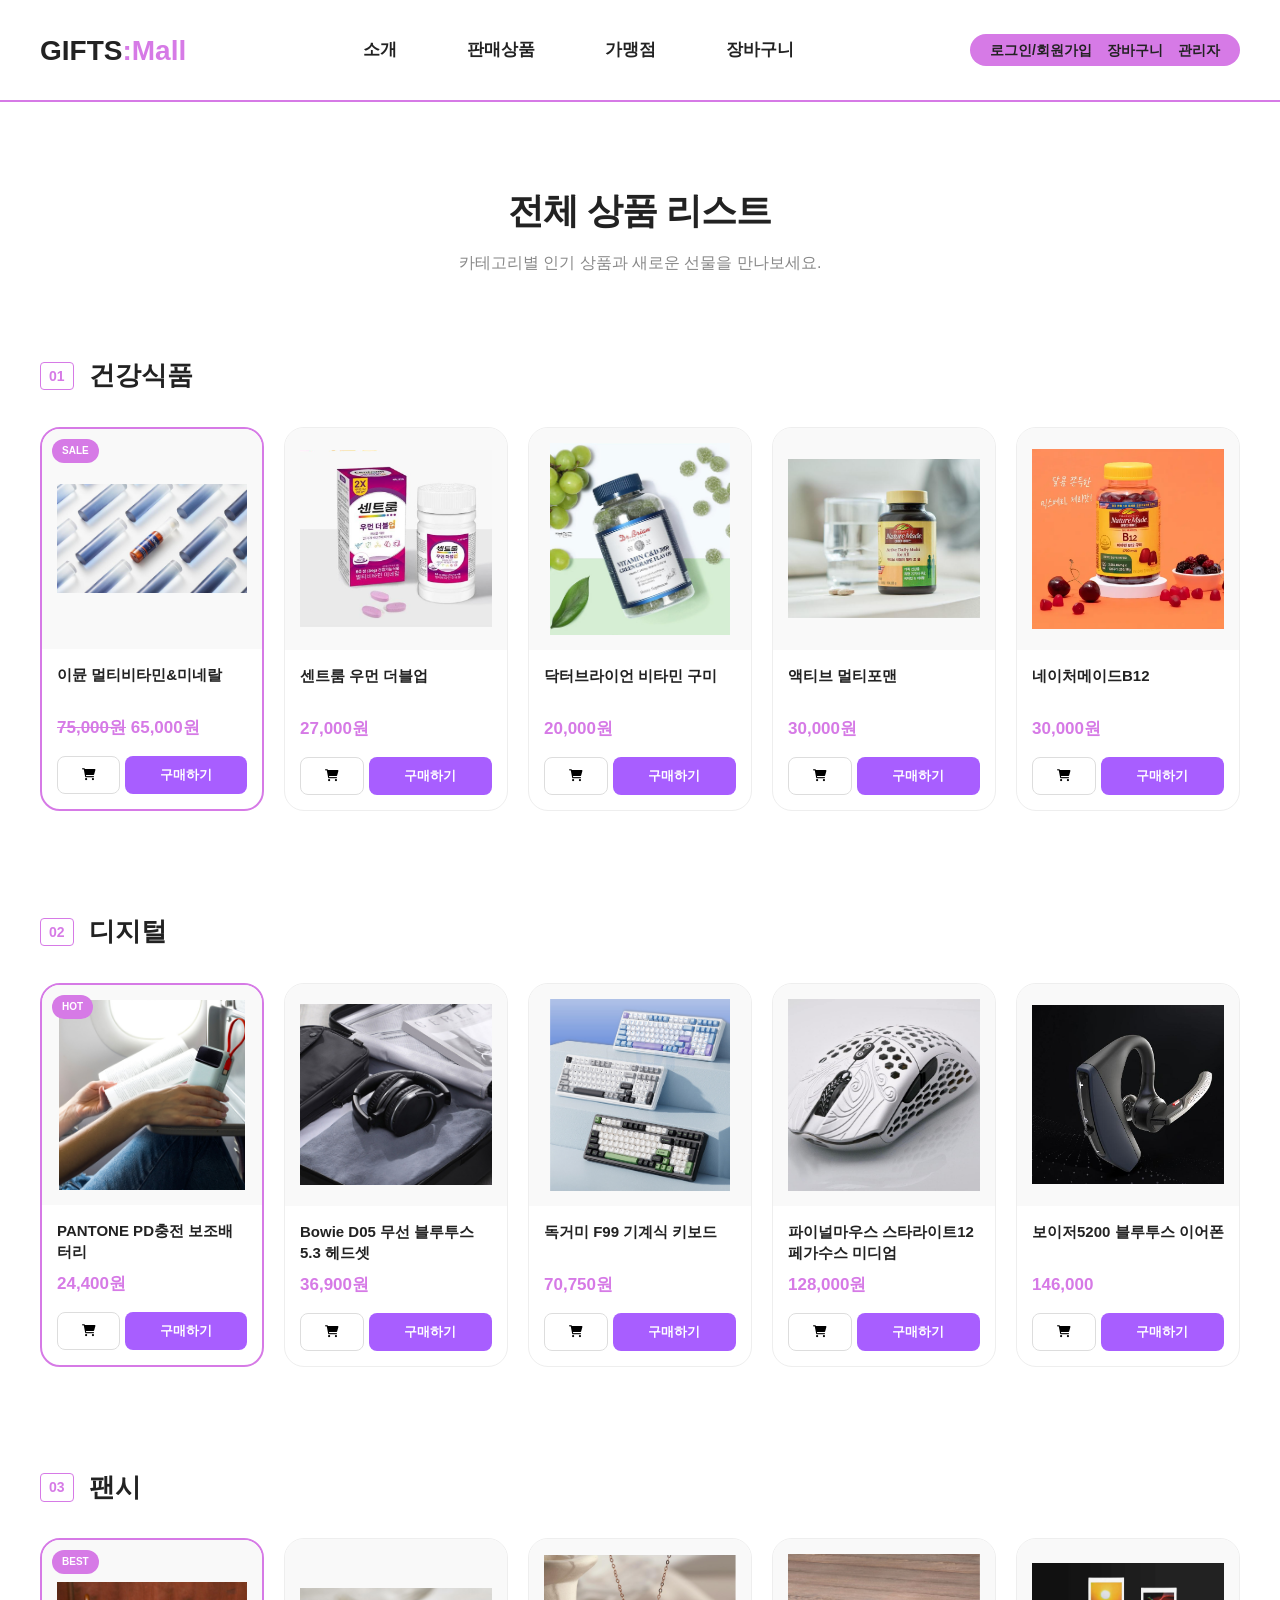
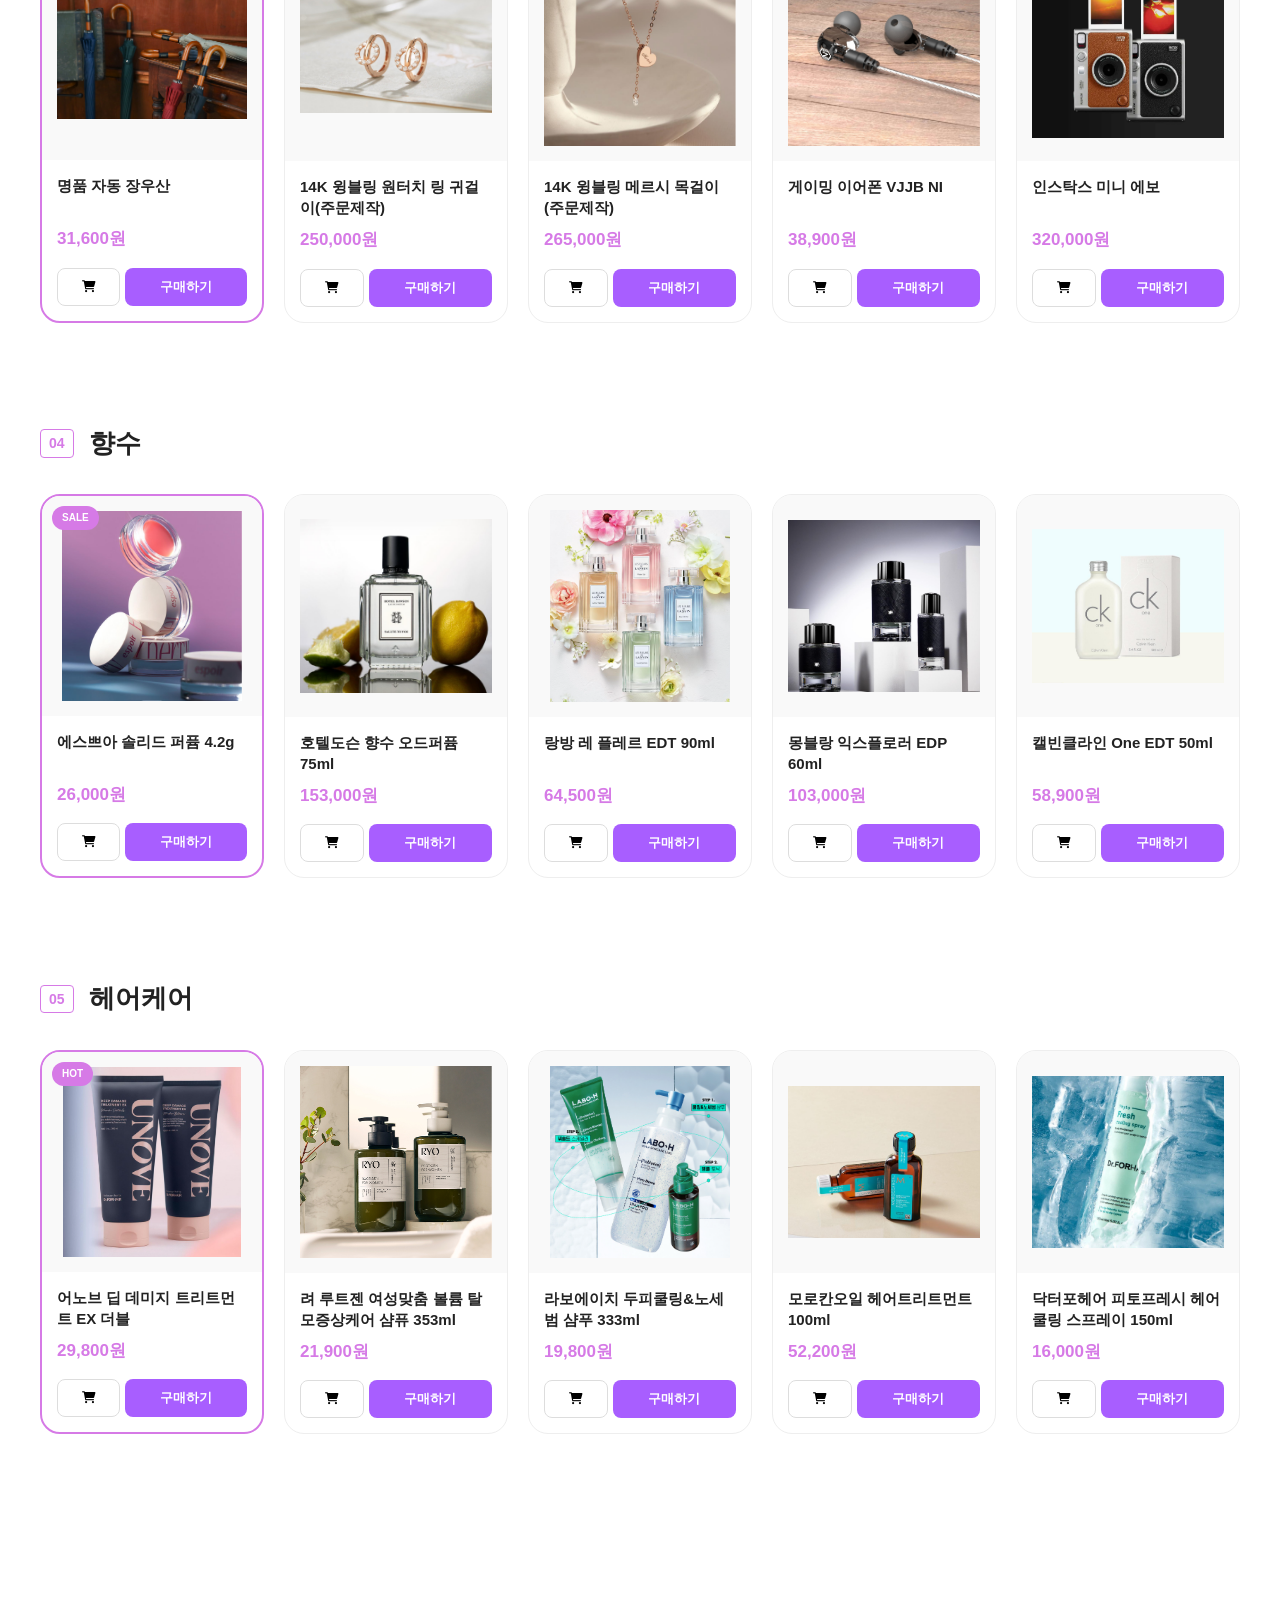
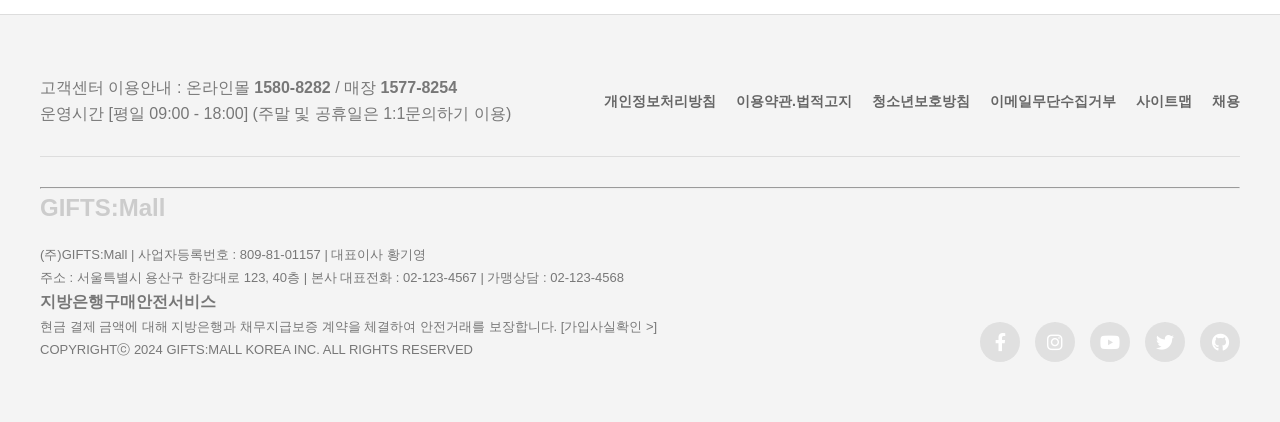
<file: sub2.html>
<!doctype html>
<html lang="ko">
  <head>
    <meta charset="UTF-8" />
    <meta name="viewport" content="width=device-width, initial-scale=1.0" />
    <title>전체상품 - GIFTS:Mall</title>
    <link rel="stylesheet" href="sub2.css" />
    <link
      rel="stylesheet"
      href="https://cdnjs.cloudflare.com/ajax/libs/font-awesome/6.0.0/css/all.min.css"
    />
  </head>
  <body>
    <div class="loading"><div class="ring"></div></div>

    <header class="site-header">
      <div class="header-inner container">
        <h1 class="logo">
          <a href="index.html">GIFTS<span>:Mall</span></a>
        </h1>
        <nav class="main-menu">
          <ul class="gnb">
            <li><a href="sub1.html">소개</a></li>
            <li>
              <a href="sub2.html">판매상품</a>
              <ul class="sub">
                <li><a href="sub2.html">전체상품</a></li>
                <li><a href="#">인기상품</a></li>
              </ul>
            </li>
            <li><a href="#">가맹점</a></li>
            <li><a href="#">장바구니</a></li>
          </ul>
          <div class="mega-bg"></div>
        </nav>
        <div class="util-menu">
          <a href="#">로그인/회원가입</a>
          <a href="#">장바구니</a>
          <a href="#">관리자</a>
        </div>
      </div>
    </header>

    <main class="all-products container">
      <section class="page-header">
        <h2>전체 상품 리스트</h2>
        <p>카테고리별 인기 상품과 새로운 선물을 만나보세요.</p>
      </section>

      <section class="category-group">
        <h3 class="category-title"><span>01</span> 건강식품</h3>
        <div class="product-page-grid">
          <div class="product-card popular">
            <div class="badge-popular">SALE</div>
            <div class="p-img">
              <img src="images/건강식품/1.PNG" alt="이뮨" />
            </div>
            <div class="p-info">
              <h4>이뮨 멀티비타민&미네랄</h4>
              <p class="price"><del>75,000원</del> 65,000원</p>
              <div class="btn-group">
                <button class="btn-cart">
                  <i class="fas fa-shopping-cart"></i>
                </button>
                <button class="btn-buy">구매하기</button>
              </div>
            </div>
          </div>
          <div class="product-card">
            <div class="p-img">
              <img src="images/건강식품/2.PNG" alt="센트룸" />
            </div>
            <div class="p-info">
              <h4>센트룸 우먼 더블업</h4>
              <p class="price">27,000원</p>
              <div class="btn-group">
                <button class="btn-cart">
                  <i class="fas fa-shopping-cart"></i>
                </button>
                <button class="btn-buy">구매하기</button>
              </div>
            </div>
          </div>
          <div class="product-card">
            <div class="p-img">
              <img src="images/건강식품/3.PNG" alt="닥터브라이언" />
            </div>
            <div class="p-info">
              <h4>닥터브라이언 비타민 구미</h4>
              <p class="price">20,000원</p>
              <div class="btn-group">
                <button class="btn-cart">
                  <i class="fas fa-shopping-cart"></i>
                </button>
                <button class="btn-buy">구매하기</button>
              </div>
            </div>
          </div>
          <div class="product-card">
            <div class="p-img">
              <img src="images/건강식품/4.PNG" alt="닥터브라이언" />
            </div>
            <div class="p-info">
              <h4>액티브 멀티포맨</h4>
              <p class="price">30,000원</p>
              <div class="btn-group">
                <button class="btn-cart">
                  <i class="fas fa-shopping-cart"></i>
                </button>
                <button class="btn-buy">구매하기</button>
              </div>
            </div>
          </div>
          <div class="product-card">
            <div class="p-img">
              <img src="images/건강식품/5.PNG" alt="닥터브라이언" />
            </div>
            <div class="p-info">
              <h4>네이처메이드B12</h4>
              <p class="price">30,000원</p>
              <div class="btn-group">
                <button class="btn-cart">
                  <i class="fas fa-shopping-cart"></i>
                </button>
                <button class="btn-buy">구매하기</button>
              </div>
            </div>
          </div>
        </div>
      </section>

      <section class="category-group">
        <h3 class="category-title"><span>02</span> 디지털</h3>
        <div class="product-page-grid">
          <div class="product-card popular">
            <div class="badge-popular">HOT</div>
            <div class="p-img">
              <img src="images/디지털/1.PNG" alt="보조배터리" />
            </div>
            <div class="p-info">
              <h4>PANTONE PD충전 보조배터리</h4>
              <p class="price">24,400원</p>
              <div class="btn-group">
                <button class="btn-cart">
                  <i class="fas fa-shopping-cart"></i>
                </button>
                <button class="btn-buy">구매하기</button>
              </div>
            </div>
          </div>
          <div class="product-card">
            <div class="p-img">
              <img src="images/디지털/2.PNG" alt="헤드셋" />
            </div>
            <div class="p-info">
              <h4>Bowie D05 무선 블루투스 5.3 헤드셋</h4>
              <p class="price">36,900원</p>
              <div class="btn-group">
                <button class="btn-cart">
                  <i class="fas fa-shopping-cart"></i>
                </button>
                <button class="btn-buy">구매하기</button>
              </div>
            </div>
          </div>
          <div class="product-card">
            <div class="p-img">
              <img src="images/디지털/3.PNG" alt="키보드" />
            </div>
            <div class="p-info">
              <h4>독거미 F99 기계식 키보드</h4>
              <p class="price">70,750원</p>
              <div class="btn-group">
                <button class="btn-cart">
                  <i class="fas fa-shopping-cart"></i>
                </button>
                <button class="btn-buy">구매하기</button>
              </div>
            </div>
          </div>
          <div class="product-card">
            <div class="p-img">
              <img src="images/디지털/4.jpg" alt="마우스" />
            </div>
            <div class="p-info">
              <h4>파이널마우스 스타라이트12 페가수스 미디엄</h4>
              <p class="price">128,000원</p>
              <div class="btn-group">
                <button class="btn-cart">
                  <i class="fas fa-shopping-cart"></i>
                </button>
                <button class="btn-buy">구매하기</button>
              </div>
            </div>
          </div>
          <div class="product-card">
            <div class="p-img">
              <img src="images/디지털/5.PNG" alt="보조배터리" />
            </div>
            <div class="p-info">
              <h4>보이저5200 블루투스 이어폰</h4>
              <p class="price">146,000</p>
              <div class="btn-group">
                <button class="btn-cart">
                  <i class="fas fa-shopping-cart"></i>
                </button>
                <button class="btn-buy">구매하기</button>
              </div>
            </div>
          </div>
        </div>
      </section>

      <section class="category-group">
        <h3 class="category-title"><span>03</span> 팬시</h3>
        <div class="product-page-grid">
          <div class="product-card popular">
            <div class="badge-popular">BEST</div>
            <div class="p-img"><img src="images/팬시/1.PNG" alt="우산" /></div>
            <div class="p-info">
              <h4>명품 자동 장우산</h4>
              <p class="price">31,600원</p>
              <div class="btn-group">
                <button class="btn-cart">
                  <i class="fas fa-shopping-cart"></i>
                </button>
                <button class="btn-buy">구매하기</button>
              </div>
            </div>
          </div>
          <div class="product-card">
            <div class="p-img">
              <img src="images/팬시/2.PNG" alt="귀걸이" />
            </div>
            <div class="p-info">
              <h4>14K 윙블링 원터치 링 귀걸이(주문제작)</h4>
              <p class="price">250,000원</p>
              <div class="btn-group">
                <button class="btn-cart">
                  <i class="fas fa-shopping-cart"></i>
                </button>
                <button class="btn-buy">구매하기</button>
              </div>
            </div>
          </div>
          <div class="product-card">
            <div class="p-img">
              <img src="images/팬시/3.PNG" alt="목걸이" />
            </div>
            <div class="p-info">
              <h4>14K 윙블링 메르시 목걸이(주문제작)</h4>
              <p class="price">265,000원</p>
              <div class="btn-group">
                <button class="btn-cart">
                  <i class="fas fa-shopping-cart"></i>
                </button>
                <button class="btn-buy">구매하기</button>
              </div>
            </div>
          </div>
          <div class="product-card">
            <div class="p-img">
              <img src="images/팬시/4.PNG" alt="이어폰" />
            </div>
            <div class="p-info">
              <h4>게이밍 이어폰 VJJB NI</h4>
              <p class="price">38,900원</p>
              <div class="btn-group">
                <button class="btn-cart">
                  <i class="fas fa-shopping-cart"></i>
                </button>
                <button class="btn-buy">구매하기</button>
              </div>
            </div>
          </div>
          <div class="product-card">
            <div class="p-img"><img src="images/팬시/5.PNG" alt="에보" /></div>
            <div class="p-info">
              <h4>인스탁스 미니 에보</h4>
              <p class="price">320,000원</p>
              <div class="btn-group">
                <button class="btn-cart">
                  <i class="fas fa-shopping-cart"></i>
                </button>
                <button class="btn-buy">구매하기</button>
              </div>
            </div>
          </div>
        </div>
      </section>

      <section class="category-group">
        <h3 class="category-title"><span>04</span> 향수</h3>
        <div class="product-page-grid">
          <div class="product-card popular">
            <div class="badge-popular">SALE</div>
            <div class="p-img">
              <img src="images/향수/1.PNG" alt="호텔도슨" />
            </div>
            <div class="p-info">
              <h4>에스쁘아 솔리드 퍼퓸 4.2g</h4>
              <p class="price">26,000원</p>
              <div class="btn-group">
                <button class="btn-cart">
                  <i class="fas fa-shopping-cart"></i>
                </button>
                <button class="btn-buy">구매하기</button>
              </div>
            </div>
          </div>
          <div class="product-card">
            <div class="p-img">
              <img src="images/향수/2.PNG" alt="에스쁘아" />
            </div>
            <div class="p-info">
              <h4>호텔도슨 향수 오드퍼퓸 75ml</h4>
              <p class="price">153,000원</p>
              <div class="btn-group">
                <button class="btn-cart">
                  <i class="fas fa-shopping-cart"></i>
                </button>
                <button class="btn-buy">구매하기</button>
              </div>
            </div>
          </div>
          <div class="product-card">
            <div class="p-img">
              <img src="images/향수/3.PNG" alt="에스쁘아" />
            </div>
            <div class="p-info">
              <h4>랑방 레 플레르 EDT 90ml</h4>
              <p class="price">64,500원</p>
              <div class="btn-group">
                <button class="btn-cart">
                  <i class="fas fa-shopping-cart"></i>
                </button>
                <button class="btn-buy">구매하기</button>
              </div>
            </div>
          </div>
          <div class="product-card">
            <div class="p-img">
              <img src="images/향수/4.PNG" alt="에스쁘아" />
            </div>
            <div class="p-info">
              <h4>몽블랑 익스플로러 EDP 60ml</h4>
              <p class="price">103,000원</p>
              <div class="btn-group">
                <button class="btn-cart">
                  <i class="fas fa-shopping-cart"></i>
                </button>
                <button class="btn-buy">구매하기</button>
              </div>
            </div>
          </div>
          <div class="product-card">
            <div class="p-img">
              <img src="images/향수/5.PNG" alt="에스쁘아" />
            </div>
            <div class="p-info">
              <h4>캘빈클라인 One EDT 50ml</h4>
              <p class="price">58,900원</p>
              <div class="btn-group">
                <button class="btn-cart">
                  <i class="fas fa-shopping-cart"></i>
                </button>
                <button class="btn-buy">구매하기</button>
              </div>
            </div>
          </div>
        </div>
      </section>

      <section class="category-group">
        <h3 class="category-title"><span>05</span> 헤어케어</h3>
        <div class="product-page-grid">
          <div class="product-card popular">
            <div class="badge-popular">HOT</div>
            <div class="p-img"><img src="images/헤어케어/1.PNG" alt="어노브" /></div>
            <div class="p-info">
              <h4>어노브 딥 데미지 트리트먼트 EX 더블</h4>
              <p class="price">29,800원</p>
              <div class="btn-group">
                <button class="btn-cart">
                  <i class="fas fa-shopping-cart"></i>
                </button>
                <button class="btn-buy">구매하기</button>
              </div>
            </div>
          </div>
          <div class="product-card">
            <div class="p-img">
              <img src="images/헤어케어/2.PNG" alt="라보에이치" />
            </div>
            <div class="p-info">
              <h4>려 루트젠 여성맞춤 볼륨 탈모증상케어 샴퓨 353ml</h4>
              <p class="price">21,900원</p>
              <div class="btn-group">
                <button class="btn-cart">
                  <i class="fas fa-shopping-cart"></i>
                </button>
                <button class="btn-buy">구매하기</button>
              </div>
            </div>
          </div>
          <div class="product-card">
            <div class="p-img">
              <img src="images/헤어케어/3.PNG" alt="라보에이치" />
            </div>
            <div class="p-info">
              <h4>라보에이치 두피쿨링&노세범 샴푸 333ml</h4>
              <p class="price">19,800원</p>
              <div class="btn-group">
                <button class="btn-cart">
                  <i class="fas fa-shopping-cart"></i>
                </button>
                <button class="btn-buy">구매하기</button>
              </div>
            </div>
          </div>
          <div class="product-card">
            <div class="p-img">
              <img src="images/헤어케어/4.PNG" alt="라보에이치" />
            </div>
            <div class="p-info">
              <h4>모로칸오일 헤어트리트먼트 100ml</h4>
              <p class="price">52,200원</p>
              <div class="btn-group">
                <button class="btn-cart">
                  <i class="fas fa-shopping-cart"></i>
                </button>
                <button class="btn-buy">구매하기</button>
              </div>
            </div>
          </div>
          <div class="product-card">
            <div class="p-img">
              <img src="images/헤어케어/5.PNG" alt="라보에이치" />
            </div>
            <div class="p-info">
              <h4>닥터포헤어 피토프레시 헤어쿨링 스프레이 150ml</h4>
              <p class="price">16,000원</p>
              <div class="btn-group">
                <button class="btn-cart">
                  <i class="fas fa-shopping-cart"></i>
                </button>
                <button class="btn-buy">구매하기</button>
              </div>
            </div>
          </div>
        </div>
      </section>
    </main>

   <footer class="site-footer">
    <div class="container">
      <div class="footer-top">
        <div class="cs-area">
          <p>고객센터 이용안내 : 온라인몰 <strong>1580-8282</strong> / 매장 <strong>1577-8254</strong></p>
          <p>운영시간 [평일 09:00 - 18:00] (주말 및 공휴일은 1:1문의하기 이용)</p>
        </div>
        <ul class="f-menu">
          <li><a href="#"><b>개인정보처리방침</b></a></li>
          <li><a href="#">이용약관.법적고지</a></li>
          <li><a href="#">청소년보호방침</a></li>
          <li><a href="#">이메일무단수집거부</a></li>
          <li><a href="#">사이트맵</a></li>
          <li><a href="#">채용</a></li>
        </ul>
      </div>

      <hr class="f-line">

      <div class="footer-bottom">
        <div class="f-info">
          <h2 class="f-logo">GIFTS:Mall</h2>
          <p>(주)GIFTS:Mall | 사업자등록번호 : 809-81-01157 | 대표이사 황기영</p>
          <p>주소 : 서울특별시 용산구 한강대로 123, 40층 | 본사 대표전화 : 02-123-4567 | 가맹상담 : 02-123-4568</p>
          
          <div class="escrow">
            <strong>지방은행구매안전서비스</strong>
            <p>현금 결제 금액에 대해 지방은행과 채무지급보증 계약을 체결하여 안전거래를 보장합니다. <a href="#">[가입사실확인 >]</a></p>
          </div>
          <p class="copy">COPYRIGHTⓒ 2024 GIFTS:MALL KOREA INC. ALL RIGHTS RESERVED</p>
        </div>

        <div class="sns-icons">
  <a href="#"><i class="fab fa-facebook-f"></i></a>
  <a href="#"><i class="fab fa-instagram"></i></a>
  <a href="#"><i class="fab fa-youtube"></i></a>
  <a href="#"><i class="fab fa-twitter"></i></a>
  <a href="#"><i class="fab fa-github"></i></a>
</div>
      </div>
    </div>
  </footer>
  </body>
</html>
</file>
<file: sub2.css>
/* ==========================================================================
   1. 기본 설정 및 변수
   ========================================================================== */
:root {
  --primary: #d67ae6; /* 메인 퍼플 */
  --primary-dark: #a85eff;
  --dark: #222;
  --light-gray: #f8f8f8;
  --border-color: #eee;
}

* {
  margin: 0;
  padding: 0;
  box-sizing: border-box;
}
ul,
li {
  list-style: none;
}
a {
  text-decoration: none;
  color: inherit !important;
}

body {
  font-family:
    "Pretendard",
    -apple-system,
    sans-serif;
  color: var(--dark);
  line-height: 1.6;
  background-color: #fff;
}

.container {
  width: 1200px;
  margin: 0 auto;
}

/* 로딩 애니메이션 */
.loading {
  position: fixed;
  top: 0;
  left: 0;
  width: 100%;
  height: 100%;
  background: #fff;
  display: flex;
  align-items: center;
  justify-content: center;
  z-index: 9999;
  animation: fadeOut 0.5s forwards 1.2s;
}
@keyframes fadeOut {
  to {
    opacity: 0;
    visibility: hidden;
  }
}
.ring {
  width: 50px;
  height: 50px;
  border: 4px solid #f3f3f3;
  border-top: 4px solid var(--primary);
  border-radius: 50%;
  animation: spin 1s linear infinite;
}
@keyframes spin {
  100% {
    transform: rotate(360deg);
  }
}

/* ==========================================================================
   2. 헤더 (기존 알약 디자인 유지)
   ========================================================================== */
.site-header {
  background: #fff;
  border-bottom: 2px solid var(--primary);
  position: relative;
  z-index: 1000;
}

.header-inner {
  height: 100px;
  display: flex;
  align-items: center;
  justify-content: space-between;
}

.logo a {
  font-size: 28px;
  font-weight: 900;
}
.logo span {
  color: var(--primary);
}

.main-menu {
  flex: 1;
  display: flex;
  justify-content: center;
}

.gnb {
  display: flex;
  gap: 10px;
}
.gnb > li {
  position: relative;
}

.gnb > li > a {
  display: block;
  padding: 0 30px;
  line-height: 100px;
  font-weight: 700;
  font-size: 17px;
  transition: 0.3s;
}

.gnb > li:hover > a {
  color: var(--primary) !important;
}

/* 메가 메뉴 슬라이딩 (수정됨) */
.mega-bg {
  position: absolute;
  top: 100px;
  left: 0;
  width: 100%;
  height: 0; /* 초기값 */
  background: #fff;
  border-bottom: 0px solid #eee;
  z-index: -1;
  box-shadow: 0 10px 10px rgba(0, 0, 0, 0.05);
  transition: 0.4s ease-in-out;
  overflow: hidden;
}

.sub {
  position: absolute;
  top: 100px;
  left: 50%;
  transform: translateX(-50%);
  width: 120px;
  height: 0; /* 초기값 */
  padding: 0;
  text-align: center;
  z-index: 100;
  transition: 0.4s ease-in-out;
  overflow: hidden;
}

/* 호버 시 슬라이드 다운 */
.site-header:hover .mega-bg,
.site-header:hover .sub {
  height: 200px; /* 서브메뉴가 보일 만큼의 높이 */
}
.site-header:hover .mega-bg {
  border-bottom-width: 1px;
}

.sub li a {
  display: block;
  padding: 8px 0;
  font-size: 14px;
  font-weight: 400;
  color: #666 !important;
  transition: 0.2s;
}

.sub li a:hover {
  color: var(--primary) !important;
  font-weight: 600;
}

.util-menu {
  display: flex;
  align-items: center;
  gap: 15px;
  border-radius: 50px; /* 알약 형태 */
  padding: 5px 20px;
  background-color: var(--primary);
}
.util-menu a {
  font-size: 14px;
  font-weight: 600;
}
.util-menu .btn-join {
  background: var(--primary);
  color: #fff !important;
  padding: 8px 20px;
  border-radius: 5px;
  transition: 0.3s;
}
/* ==========================================================================
   3. [전체상품] 본문 스타일 (5열 배치 수정본)
   ========================================================================== */
.all-products {
  padding: 80px 0;
}

.page-header {
  text-align: center;
  margin-bottom: 80px;
}
.page-header h2 {
  font-size: 36px;
  font-weight: 900;
  letter-spacing: -1px;
}
.page-header p {
  color: #888;
  margin-top: 10px;
}

.category-group {
  margin-bottom: 100px;
}
.category-title {
  font-size: 26px;
  font-weight: 800;
  margin-bottom: 30px;
  display: flex;
  align-items: center;
  gap: 15px;
}
.category-title span {
  font-size: 14px;
  color: var(--primary);
  border: 1px solid var(--primary);
  padding: 2px 8px;
  border-radius: 4px;
}

/* 상품 그리드: 5열 배치를 위해 repeat(5, 1fr)로 수정 */
.product-page-grid {
  display: grid;
  grid-template-columns: repeat(5, 1fr); 
  gap: 20px; /* 간격이 너무 넓으면 상품이 작아지므로 20px로 소폭 조정 */
}

/* 상품 카드: 높이 동일화 */
.product-card {
  background: #fff;
  border: 1px solid var(--border-color);
  border-radius: 20px;
  overflow: hidden;
  transition: 0.4s cubic-bezier(0.165, 0.84, 0.44, 1);
  position: relative;
  display: flex;
  flex-direction: column;
  height: 100%;
}
.product-card:hover {
  transform: translateY(-10px);
  box-shadow: 0 20px 40px rgba(0, 0, 0, 0.08);
}

/* 인기상품 강조 */
.product-card.popular {
  border: 2px solid var(--primary);
}
.badge-popular {
  position: absolute;
  top: 10px;
  left: 10px;
  background: var(--primary);
  color: #fff;
  padding: 4px 10px;
  border-radius: 50px;
  font-size: 10px;
  font-weight: 800;
  z-index: 10;
}

/* 이미지 영역: 5열에서도 일정한 비율 유지 */
.p-img {
  width: 100%;
  aspect-ratio: 1 / 1; 
  background: #f9f9f9;
  display: flex;
  align-items: center;
  justify-content: center;
  overflow: hidden;
}

.p-img img {
  width: 100%;
  height: 100%;
  object-fit: contain; 
  padding: 15px; /* 카드가 작아졌으므로 패딩도 살짝 줄임 */
  transition: 0.3s;
}
.product-card:hover .p-img img {
  transform: scale(1.1);
}

/* 정보 영역 */
.p-info {
  padding: 15px; /* 내부 여백 조정 */
  flex-grow: 1;
  display: flex;
  flex-direction: column;
}

/* 상품명: 5열에서는 가로가 좁으므로 폰트 크기를 살짝 줄임 */
.p-info h4 {
  font-size: 15px; 
  font-weight: 700;
  margin-bottom: 8px;
  height: 2.8em; 
  line-height: 1.4;
  overflow: hidden;
  display: -webkit-box;
  -webkit-box-orient: vertical;
}
.p-info .price {
  font-size: 17px;
  font-weight: 800;
  color: var(--primary);
  margin-bottom: 15px;
}

/* 버튼 그룹: 하단 고정 */
.btn-group {
  display: flex;
  gap: 5px;
  margin-top: auto;
}
.btn-cart {
  flex: 1;
  height: 38px; /* 버튼 높이 살짝 조정 */
  border: 1px solid #ddd;
  background: #fff;
  border-radius: 8px;
  cursor: pointer;
  font-weight: 600;
  font-size: 12px;
  transition: 0.3s;
}
.btn-buy {
  flex: 2;
  height: 38px;
  border: none;
  background: var(--primary-dark);
  color: #fff;
  border-radius: 8px;
  cursor: pointer;
  font-weight: 700;
  font-size: 13px;
  transition: 0.3s;
}

/* ==========================================================================
   4. 푸터
   ========================================================================== */
.site-footer {
  background: #f4f4f4;
  padding: 60px 0;
  border-top: 1px solid #ddd;
  color: #777;
}
.footer-top {
  display: flex;
  justify-content: space-between;
  align-items: center;
  margin-bottom: 30px;
  padding-bottom: 30px;
  border-bottom: 1px solid #ddd;
}
.f-menu {
  display: flex;
  gap: 20px;
}
.f-menu a {
  font-size: 14px;
  font-weight: 600;
  color: #666 !important;
}

.footer-bottom {
  display: flex;
  justify-content: space-between;
  align-items: flex-end;
}
.f-logo {
  font-size: 24px;
  font-weight: 900;
  color: #ccc;
  margin-bottom: 15px;
}
.f-info p {
  font-size: 13px;
  line-height: 1.8;
}
.sns-icons {
  display: flex;
  gap: 15px;
}
.sns-icons a {
  width: 40px;
  height: 40px;
  background: #e0e0e0;
  border-radius: 50%;
  display: flex;
  align-items: center;
  justify-content: center;
  font-size: 18px;
  color: #fff !important;
  transition: 0.3s;
}
.sns-icons a:hover {
  background: var(--primary);
  transform: translateY(-5px);
}

/* ==========================================================================
   5. 반응형 (모바일)
   ========================================================================== */
@media screen and (max-width: 1200px) {
  .container {
    width: 95%;
  }
  .product-page-grid {
    grid-template-columns: repeat(3, 1fr);
  }
}

@media screen and (max-width: 768px) {
  .header-inner {
    flex-direction: column;
    height: auto;
    padding: 20px 0;
    gap: 15px;
  }
  .gnb > li > a {
    line-height: 40px;
    padding: 0 10px;
    font-size: 14px;
  }
  .product-page-grid {
    grid-template-columns: repeat(2, 1fr);
    gap: 15px;
  }
  .p-img {
    height: 180px;
  }
  .footer-bottom {
    flex-direction: column;
    align-items: center;
    text-align: center;
    gap: 30px;
  }
}
</file>
